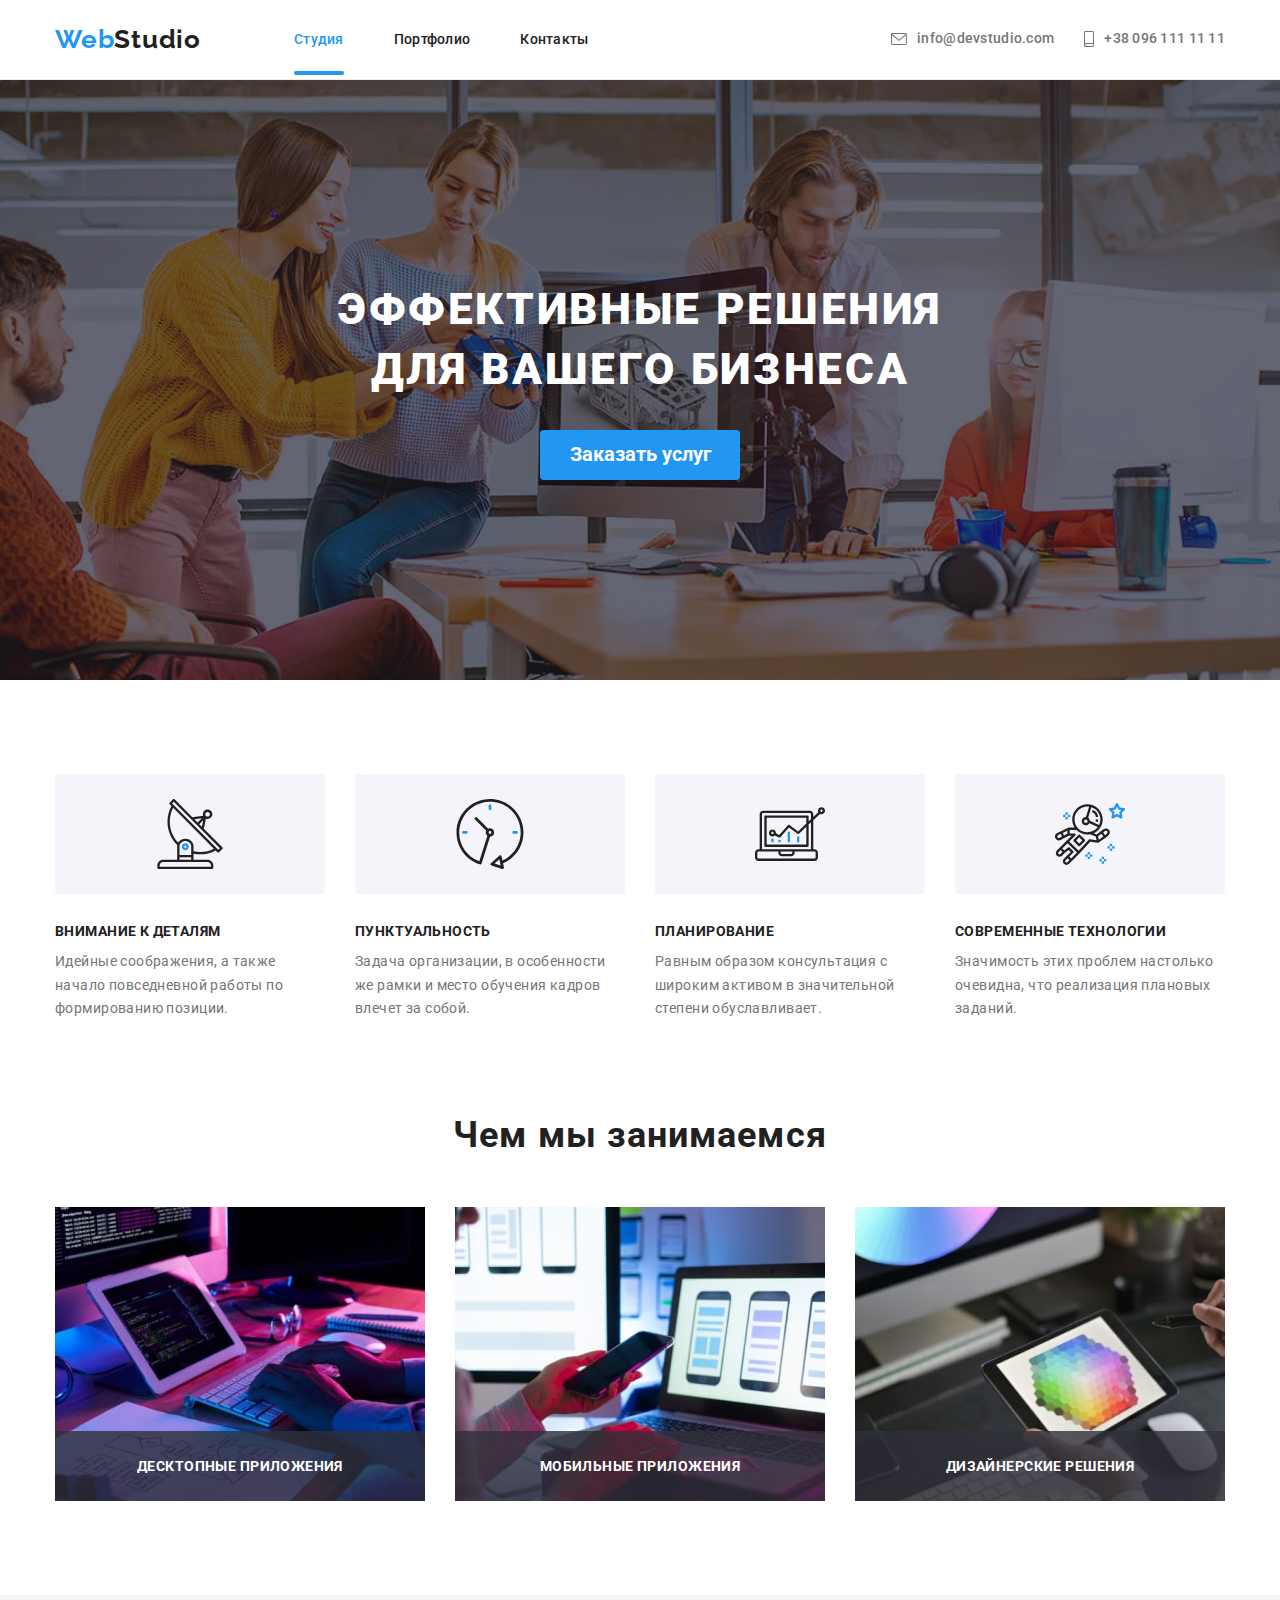
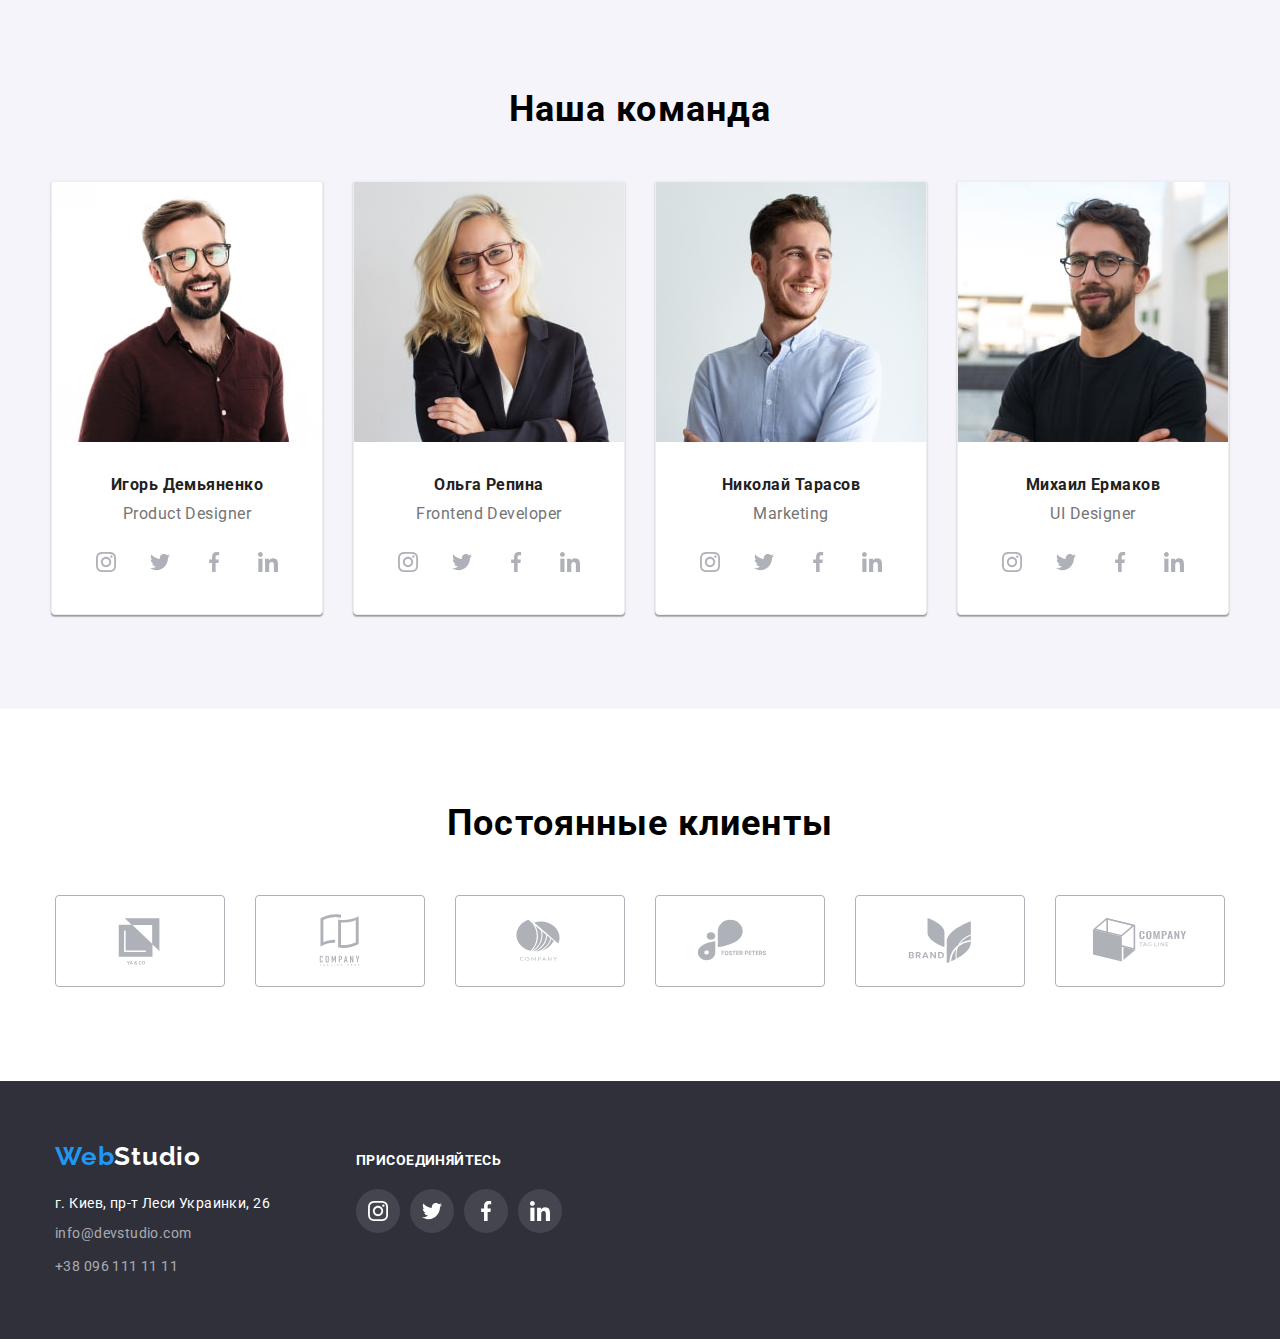
<file: index.html>
<!DOCTYPE html>
<html lang="en">
<head>
    <meta charset="UTF-8">
    <meta http-equiv="X-UA-Compatible" content="IE=edge">
    <meta name="viewport" content="width=device-width, initial-scale=1.0">
    <title>Document</title>
    <link rel="stylesheet" href="https://cdnjs.cloudflare.com/ajax/libs/modern-normalize/1.1.0/modern-normalize.min.css"
       crossorigin="anonymous"
      referrerpolicy="no-referrer"
      >
    <link rel="stylesheet" href="./css/style.css" />
    <link rel="stylesheet" href="./css/modal.css" />
    <link rel="preconnect" href="https://fonts.googleapis.com">
    <link rel="preconnect" href="https://fonts.gstatic.com" crossorigin>
    <link href="https://fonts.googleapis.com/css2?family=Raleway:wght@400;500;700;900&family=Roboto:wght@400;500;700;900&display=swap" rel="stylesheet">
    
</head>
<body>
<header class="heading ">
    <div class="container">
    <div class="all_in">
    <a class="webstydia" href="index.html">Web<span class="shit">Studio</span></a>
    <nav class="navigation">
        <ul class="menu">
            <li class="menu_list"><a class="studia bly cut" href="index.html">Студия</a></li>
            <li class="menu_list"><a class="portfolio " href="portfolio.html">Портфолио</a></li>
            <li class="menu_list"><a  class="contacs" href="">Контакты</a></li>
        </ul>
    </nav>
    <ul class="call">
    <li class="call_top"> <a class="mail" href="malito:info@devstudio.com"><svg class="top_icons" wight="16" height="12"><use href="image/svg/icons.svg#icon-envelope"></use></svg>info@devstudio.com</a></li>
    <li class="call_top"> <a class="telefon" href="tel:+380961111111"><svg class="top_icons_2" wight="10" height="16"><use href="image/svg/icons.svg#icon-smartphone"></use></svg>+38 096 111 11 11</a></li>
    </ul>
    </div>
</div>
</header>
<main >
    <section class="main__hi">
    <h1 class="hi__title">
        Эффективные решения для вашего бизнеса
    </h1>
    <button  type="button" class="hi__button" data-modal-open>Заказать услуг</button>
        </div>
    </section>
    <section class="main__content " >
        <div class="container">
            <ul  class="content__adv"> 
                <li class="content__adv_item-title">
                    <div class="icon_size">
                    <svg class="content__adv_icon" widht="70" height="70">
                        <use href="image/svg/icons.svg#icon-antenna-1"></use>
                    </svg>
                    </div>
                    <h3 class="content__adv_item-title-text">Внимание к деталям</h3>
                    <p class="content__adv_item-text">Идейные соображения, а также начало повседневной работы по формированию позиции.</p>
                    
                </li>
                <li class="content__adv_item-title">
                    <div class="icon_size">
                    <svg class="content__adv_icon" width="70" height="70">
                        <use href="image/svg/icons.svg#icon-clock-1"></use>
                    </svg>
                    </div>
                    <h3 class="content__adv_item-title-text">Пунктуальность</h3>
                    <p class="content__adv_item-text">Задача организации, в особенности же рамки и место обучения кадров влечет за собой.</p>
                </li>
                <li class="content__adv_item-title">
                    <div class="icon_size">
                    <svg class="content__adv_icon" width="70" height="70">
                        <use href="image/svg/icons.svg#icon-diagram-1"></use>
                    </svg>
                    </div>
                    <h3 class="content__adv_item-title-text">Планирование</h3>
                    <p class="content__adv_item-text">Равным образом консультация с широким активом в значительной степени обуславливает.</p>
                </li>   
                <li class="content__adv_item-title">
                    <div class="icon_size">
                    <svg class="content__adv_icon" width="70" height="70">
                        <use href="image/svg/icons.svg#icon-astronaut-1"></use>
                    </svg>
                    </div>
                    <h3 class="content__adv_item-title-text">Современные технологии</h3>
                    <p class="content__adv_item-text">Значимость этих проблем настолько очевидна, что реализация плановых заданий.</p>
                </li>
                
            </ul>
        </div>
    </section>       
    <section class="content__what section">
        <div class="container">
        <h2 class="content__what_title">
            Чем мы занимаемся
        </h2>
            <ul class="content__what_imgs">
                <li class="interactiv"> 
                    <div class="position_of_text">
                                <img class="content__what_imgs-image" 
                                src="./image/note.jpg" 
                                alt="мужчина с планшетом"
                                height: 294px;
                                width: 370px;
                            >
                            <div class="content_top">
                                <h3 class="content_text_top">ДЕСКТОПНЫЕ ПРИЛОЖЕНИЯ</h3>
                            </div>
                    </div>
                </li>

                <li class="interactiv">
                    <div class="position_of_text">
                        <img class="content__what_imgs-image" 
                            src="./image/note_2.jpg" 
                            alt="мужчина с пультом "
                            height: 294px;
                            width: 370px;
                        >
                        <div class="content_top">
                             <h3 class="content_text_top">МОБИЛЬНЫЕ ПРИЛОЖЕНИЯ</h3>
                        </div>
                    </div>
                </li>

                <li class="interactiv">
                    <div class="position_of_text">  
                        <img class="content__what_imgs-image" 
                            src="./image/note_3.jpg" 
                            alt="мужчина с цветами"
                            height: 294px;
                            width: 370px;
                        >
                        <div class="content_top">
                            <h3 class="content_text_top">ДИЗАЙНЕРСКИЕ РЕШЕНИЯ</h3>
                        </div>
                    </div>
                </li>

            </ul>
        </div>
    </section>
    <section class="workspake section">
        <div class="container ">
        <h2 class="team">Наша команда</h2>
        <ul class="items-2">
            <li class="item">
                <img 
                    src="./image/igor.jpg" 
                    alt="Igor Demcheko"
                    height: 260px;
                    width: 270px;
                    >
                <div class="peoples_icon">
                <h3 class="peoples">Игорь Демьяненко</h3>
                <p class="peoples-2">Product Designer</p>
                <ul class="team-social-list list">
                    <li class="team-social-item">
                        <a href="" class="team-social-link">
                            <svg class="team-social-icon" width="20" height="20">
                                <use href="image/svg/icons.svg#icon-instagram-2"></use>
                            </svg>
                        </a>
                    </li>
                    <li class="team-social-item">
                        <a href="" class="team-social-link">
                            <svg class="team-social-icon" width="20" height="20">
                                <use href="image/svg/icons.svg#icon-twitter-1"></use>
                            </svg>
                        </a>
                    </li>
                    <li class="team-social-item">
                        <a href="" class="team-social-link">
                            <svg class="team-social-icon" width="20" height="20">
                                <use href="image/svg/icons.svg#icon-facebook-1"></use>
                            </svg>
                        </a>
                    </li>
                    <li class="team-social-item">
                        <a href="" class="team-social-link">
                            <svg class="team-social-icon" width="20" height="20">
                                <use href="image/svg/icons.svg#icon-linkedin-1"></use>
                            </svg>
                        </a>
                    </li>
                </ul>
                </div>
                </img>
            </li>
            <li class="item">
                <img 
                    src="./image/olga.jpg" 
                    alt="Olga Repinna"
                    height: 260px;
                    width: 270px;>
                    <div class="peoples_icon">
                 <h3 class="peoples">Ольга Репина</h3>
                <p class="peoples-2">Frontend Developer</p>
                <ul class="team-social-list list">
                    <li class="team-social-item">
                        <a href="" class="team-social-link">
                            <svg class="team-social-icon" width="20" height="20">
                                <use href="image/svg/icons.svg#icon-instagram-2"></use>
                            </svg>
                        </a>
                    </li>
                    <li class="team-social-item">
                        <a href="" class="team-social-link">
                            <svg class="team-social-icon" width="20" height="20">
                                <use href="image/svg/icons.svg#icon-twitter-1"></use>
                            </svg>
                        </a>
                    </li>
                    <li class="team-social-item">
                        <a href="" class="team-social-link">
                            <svg class="team-social-icon" width="20" height="20">
                                <use href="image/svg/icons.svg#icon-facebook-1"></use>
                            </svg>
                        </a>
                    </li>
                    <li class="team-social-item">
                        <a href="" class="team-social-link">
                            <svg class="team-social-icon" width="20" height="20">
                                <use href="image/svg/icons.svg#icon-linkedin-1"></use>
                            </svg>
                        </a>
                    </li>
                </ul>
                
                </div>
                </img>
            </li>
            <li class="item">
                <img 
                    src="./image/nikolya.jpg" 
                    alt="Nikolay Taracov"
                    height: 260px;
                    width: 270px;>
                    <div class="peoples_icon">
                 <h3 class="peoples">Николай Тарасов</h3>
                <p class="peoples-2">Marketing</p>
                <ul class="team-social-list list">
                    <li class="team-social-item">
                        <a href="" class="team-social-link">
                            <svg class="team-social-icon" width="20" height="20">
                                <use href="image/svg/icons.svg#icon-instagram-2"></use>
                            </svg>
                        </a>
                    </li>
                    <li class="team-social-item">
                        <a href="" class="team-social-link">
                            <svg class="team-social-icon" width="20" height="20">
                                <use href="image/svg/icons.svg#icon-twitter-1"></use>
                            </svg>
                        </a>
                    </li>
                    <li class="team-social-item">
                        <a href="" class="team-social-link">
                            <svg class="team-social-icon" width="20" height="20">
                                <use href="image/svg/icons.svg#icon-facebook-1"></use>
                            </svg>
                        </a>
                    </li>
                    <li class="team-social-item">
                        <a href="" class="team-social-link">
                            <svg class="team-social-icon" width="20" height="20">
                                <use href="image/svg/icons.svg#icon-linkedin-1"></use>
                            </svg>
                        </a>
                    </li>
                </ul>
                </div>
                </img>
            </li>
            <li  class="item">
                <img 
                    src="./image/mixail.jpg" 
                    alt="Mixail Ermacov"
                    height: 260px;
                    width: 270px;>
                    <div class="peoples_icon">
                <h3 class="peoples">Михаил Ермаков</h3>
                <p class="peoples-2">UI Designer</p>
                <ul class="team-social-list list">
                    <li class="team-social-item">
                        <a href="" class="team-social-link">
                            <svg class="team-social-icon" width="20" height="20">
                                <use href="image/svg/icons.svg#icon-instagram-2"></use>
                            </svg>
                        </a>
                    </li>
                    <li class="team-social-item">
                        <a href="" class="team-social-link">
                            <svg class="team-social-icon" width="20" height="20">
                                <use href="image/svg/icons.svg#icon-twitter-1"></use>
                            </svg>
                        </a>
                    </li>
                    <li class="team-social-item">
                        <a href="" class="team-social-link">
                            <svg class="team-social-icon" width="20" height="20">
                                <use href="image/svg/icons.svg#icon-facebook-1"></use>
                            </svg>
                        </a>
                    </li>
                    <li class="team-social-item">
                        <a href="" class="team-social-link">
                            <svg class="team-social-icon" width="20" height="20">
                                <use href="image/svg/icons.svg#icon-linkedin-1"></use>
                            </svg>
                        </a>
                    </li>
                </ul>
                    </div>
                </img>
            </li>
        </ul>
        </div>
    </section>
    <section class="section">
        <div class="container">
        <h2 class="team">Постоянные клиенты</h2>
            <ul class="clients">
                <li class="client">
                    <a href="" class="client-link">
                        
                        <svg class="client-icon" width="106" height="60">
                            <use href="image/svg/icons.svg#icon-Logo"></use>
                        </svg>
                        
                    </a>
                </li>
                <li class="client">
                    <a href="" class="client-link">
                        
                        <svg class="client-icon" width="106" height="60">
                            <use href="image/svg/icons.svg#icon-Logo-2"></use>
                        </svg>
                        
                    </a>
                </li>
                <li class="client">
                    <a href="" class="client-link">
                        
                        <svg class="client-icon" width="106" height="60">
                            <use href="image/svg/icons.svg#icon-Logo-3"></use>
                        </svg>
                        
                    </a>
                </li>
                <li class="client">
                    <a href="" class="client-link">
                        
                        <svg class="client-icon" width="106" height="60">
                            <use href="image/svg/icons.svg#icon-Logo-4"></use>
                        </svg>
                        
                    </a>
                </li>
                <li class="client">
                    <a href="" class="client-link">
                        
                        <svg class="client-icon" width="106" height="60">
                            <use href="image/svg/icons.svg#icon-Logo-5"></use>
                        </svg>
                        
                    </a>
                </li>
                <li class="client">
                    <a href="" class="client-link">
                        
                        <svg class="client-icon" width="106" height="60">
                            <use href="image/svg/icons.svg#icon-Logo-6"></use>
                        </svg>
                        
                    </a>
                </li>
            </ul>
        </div>
    </section>
</main>
<footer class="end ">
    <div class="container">  
     <div class="fut_end"> 
            <div class="fut_end_1">
                <a class="webstydia_2" href="index.html">Web<span class="shit-2">Studio</span></a>   
                <address class="adress">
                    <p >г. Киев, пр-т Леси Украинки, 26</p>
                </address>    
                <ul class="call-2">
                    <li class="nav_bottom"> <a class="mail_2" href="malito:info@devstudio.com">info@devstudio.com</a></li>
                    <li ><a class="telefon_2" href="tel:+380961111111">+38 096 111 11 11</a></li>
                </ul>
            </div>
                <div class="fut_end_2">
                                <h3 class="come_text ">ПРИСОЕДИНЯЙТЕСЬ</h3>
                                
                                <ul class="come_link">
                                    <li class="come_item">
                                        <a href="" class="come_link_list">
                                            <svg class="come_icons" width="20" height="20">
                                                <use href="image/svg/icons.svg#icon-instagram-2"></use>
                                            </svg>
                                        
                                        </a>
                                    </li>
                                    <li class="come_item">
                                        <a href="" class="come_link_list">
                                            <svg class="come_icons" width="20" height="20">
                                                <use href="image/svg/icons.svg#icon-twitter-1"></use>
                                            </svg>
                                        </a>
                                    </li>
                                    <li class="come_item">
                                        <a href="" class="come_link_list">
                                            <svg class="come_icons" width="20" height="20">
                                                <use href="image/svg/icons.svg#icon-facebook-1"></use>
                                            </svg>
                                        </a>
                                    </li>
                                    <li class="come_item">
                                        <a href="" class="come_link_list">
                                            <svg class="come_icons" width="20" height="20">
                                                <use href="image/svg/icons.svg#icon-linkedin-1"></use>
                                            </svg>
                                        </a>
                                    </li>
                                </ul>
              
                 </div>    
     </div>          
    </div>
</footer>
        <div class="backdrop  is-hidden"  data-modal>
            <div class="modal">
               
                <button data-modal-close class="model_buttom"><svg class="modal_x" width="11" height="11">
                    <use href="./image/svg/icon.svg#modal_x"></use>
                </svg></button>
            </div>
        </div>

<script src="./js/modal.js"></script>
</body>
</html>
</file>
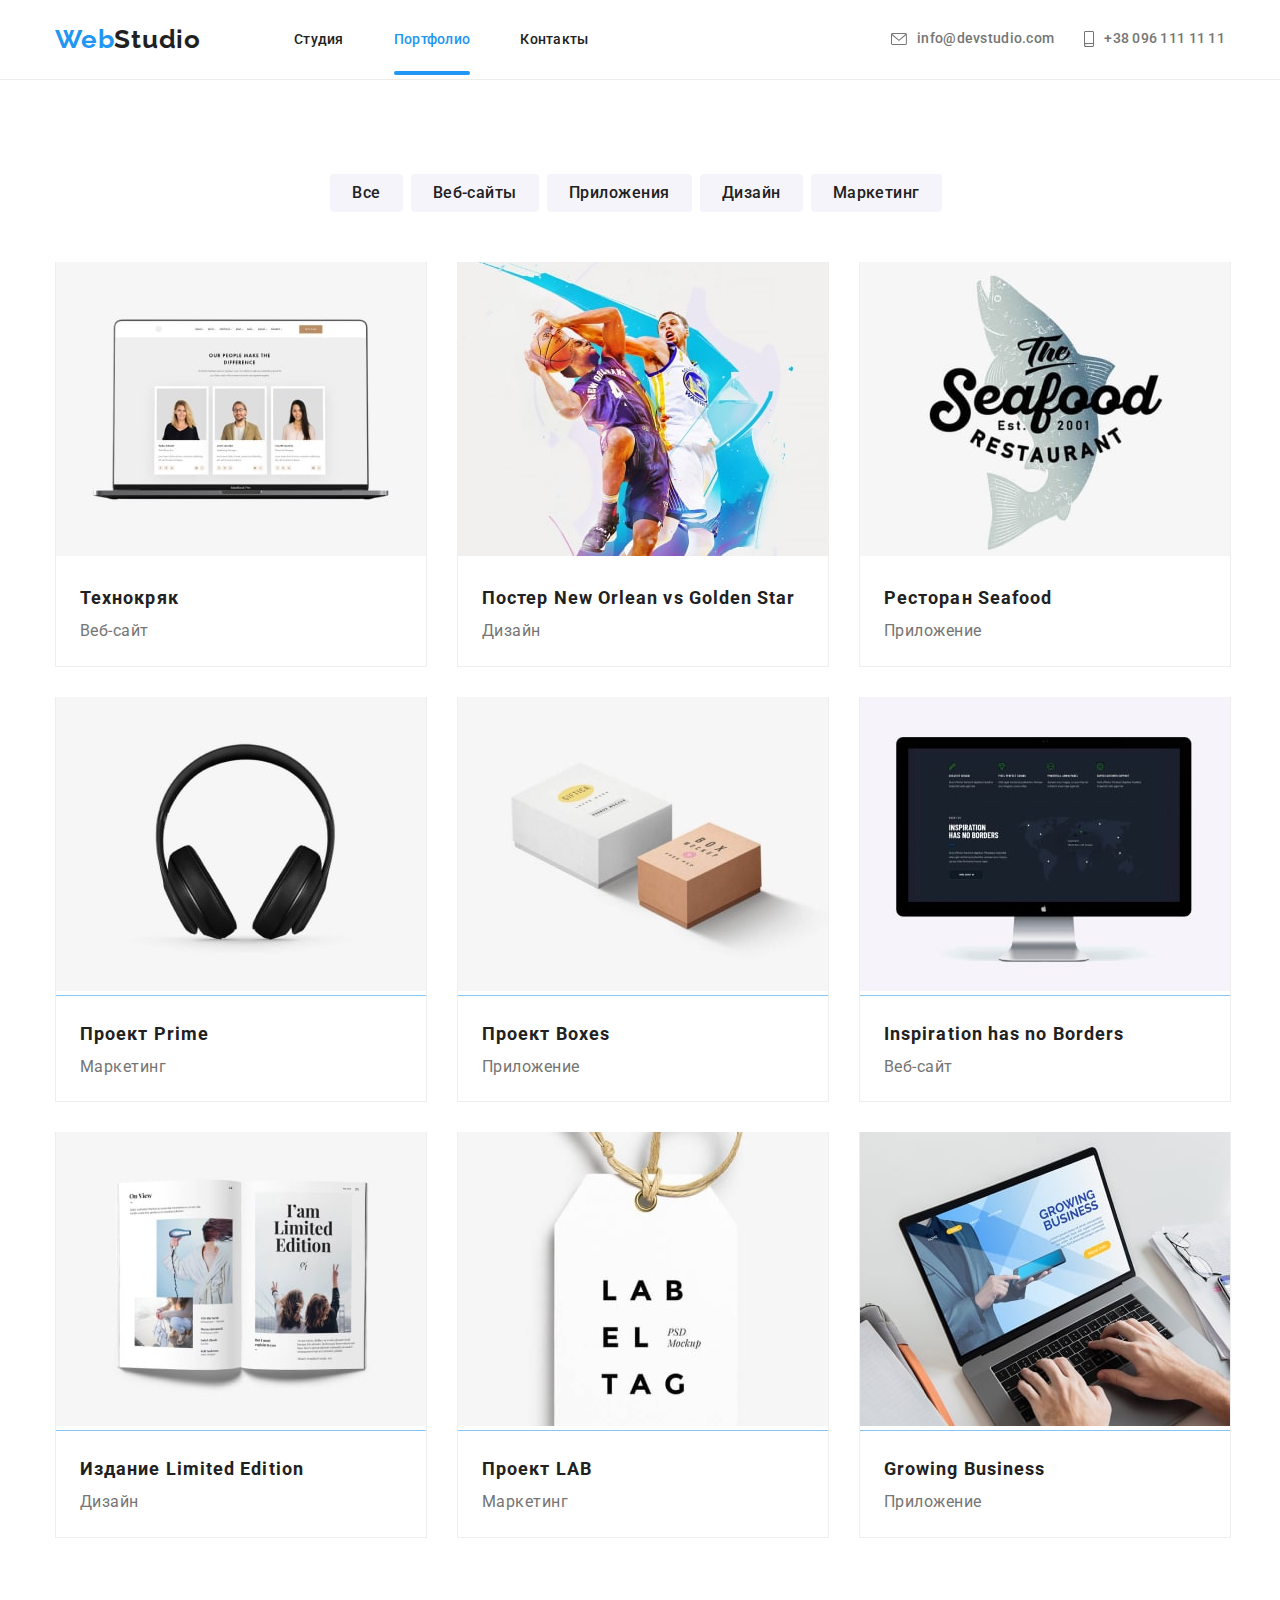
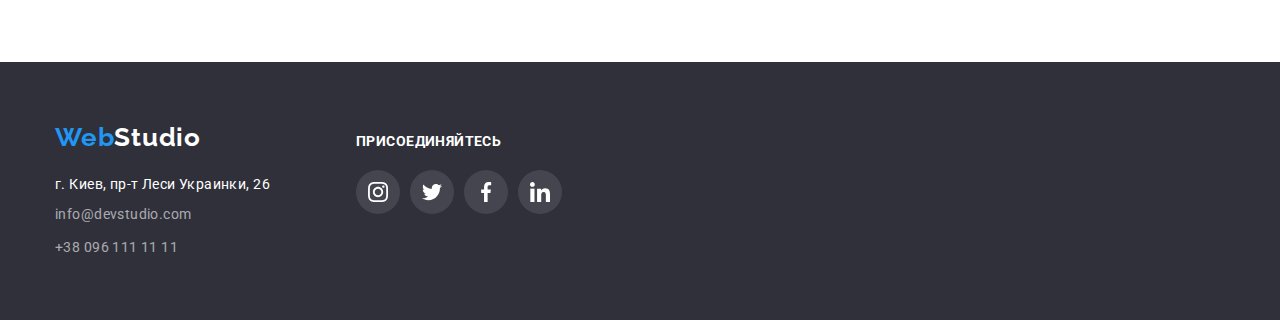
<file: portfolio.html>
<!DOCTYPE html>
<html lang="en">
<head>
    <meta charset="UTF-8">
    <meta http-equiv="X-UA-Compatible" content="IE=edge">
    <meta name="viewport" content="width=device-width, initial-scale=1.0">
    <title>Document</title>
    <link rel="stylesheet" href="https://cdnjs.cloudflare.com/ajax/libs/modern-normalize/1.1.0/modern-normalize.min.css"
        crossorigin="anonymous" 
        referrerpolicy="no-referrer"
    >
    <link rel="stylesheet" href="./css/style.css" />
    <link rel="preconnect" href="https://fonts.googleapis.com">
    <link rel="preconnect" href="https://fonts.gstatic.com" crossorigin>
    <link href="https://fonts.googleapis.com/css2?family=Raleway:wght@400;500;700;900&family=Roboto:wght@400;500;700&display=swap" rel="stylesheet">
    
</head>
<body>
<header class="heading ">
    <div class="container">
        <div class="all_in">
            <a class="webstydia" href="index.html">Web<span class="shit">Studio</span></a>
            <nav>
                <ul class="menu">
                    <li class="menu_list"><a class="studia " href="index.html">Студия</a></li>
                    <li class="menu_list"><a class="portfolio bly cut" href="portfolio.html">Портфолио</a></li>
                    <li class="menu_list"><a class="contacs" href="">Контакты</a></li>
                </ul>
            </nav>
            <ul class="call">
                <li class="call_top"> <a class="mail" href="malito:info@devstudio.com"><svg class="top_icons" wight="16"
                            height="12">
                            <use href="image/svg/icons.svg#icon-envelope"></use>
                        </svg>info@devstudio.com</a></li>
                <li class="call_top"> <a class="telefon" href="tel:+380961111111"><svg class="top_icons_2" wight="10" height="16">
                            <use href="image/svg/icons.svg#icon-smartphone"></use>
                        </svg>+38 096 111 11 11</a></li>
            </ul>
        </div>
    </div>
</header>
    <main>
        <section class="main_pade section">
            <div class="container">
                <ul class="buttons">
                    <li class="port-butts"><button class="button" type="button">Все</button></li>
                    <li class="port-butts"><button class="button" type="button">Веб-сайты</button></li>
                    <li class="port-butts"><button class="button" type="button">Приложения</button></li>
                    <li class="port-butts"><button class="button" type="button">Дизайн</button></li>
                    <li class="port-butts"><button class="button" type="button">Маркетинг</button></li>
                </ul>
            </div>   
            <div class="container">
                <ul class="items">
                    <li class="item_3">
                        <div class="active_text">
                                <img class="bot" src="./image_portfolio/top_1.jpg" alt="постер"/>
                                <p class="back_text">
                                    Технокряк это современная площадка распространения коронавируса. Компании используют эту платформу для цифрового шпионажа и атак на защищённые сервера конкурентов.</p>
                        </div>
                                    <div class="pictures">
                                    <h3 class="bot-title">Технокряк</h3>
                                    <p class="bot-pre-title">Веб-сайт</p>
                                </div>
                    </li>
                    <li class="item_3">
                        <div class="active_text">
                            <img class="bot" src="./image_portfolio/top_2.jpg" alt="постер">
                             <p class="back_text">
                                 Технокряк это современная площадка распространения коронавируса. Компании используют эту платформу для цифрового шпионажа и атак на защищённые сервера конкурентов.</p>
                         </div>
                                <div class="pictures">
                                    <h3 class="bot-title">Постер New Orlean vs Golden Star</h3>
                                    <p class="bot-pre-title">Дизайн</p>
                                </div>
                    </li>
                    <li class="item_3">
                        <div class="active_text">
                            <img class="bot" src="./image_portfolio/top_3.jpg" alt="ресторан">
                            <p class="back_text">Технокряк это современная площадка распространения коронавируса. Компании используют эту платформу для цифрового шпионажа и атак на защищённые сервера конкурентов.</p>
                        </div>
                            <div class="pictures">
                            <h3 class="bot-title"> Ресторан Seafood</h3>
                            <p class="bot-pre-title">Приложение</p>
                            </div>
                    </li>
                    <li class="item_3">
                     <div class="active_text">
                        <img class="bot" src="./image_portfolio/midle_1.jpg" alt="наушники">
                            <p class="back_text">Технокряк это современная площадка распространения коронавируса. Компании используют эту
                                платформу для цифрового
                                шпионажа и атак на защищённые сервера конкурентов.</p>
                        </div>
                        <div class="pictures">
                            <h3 class="bot-title"> Проект Prime</h3>
                            <p class="bot-pre-title">Маркетинг</p>
                        </div>
                    </li>  
                    <li class="item_3">
                        <div class="active_text">
                        <img class="bot" src="./image_portfolio/midle_2.jpg" alt="коробочки">
                              <p class="back_text">Технокряк это современная площадка распространения коронавируса. Компании используют эту
                                платформу для цифрового
                                шпионажа и атак на защищённые сервера конкурентов.</p>
                        </div>
                        <div class="pictures">
                            <h3 class="bot-title"> Проект Boxes </h3>
                            <p class="bot-pre-title">Приложение</p>
                        </div>
                    </li>
                    <li class="item_3">
                     <div class="active_text">
                        <img class="bot" src="./image_portfolio/midle_3.jpg" alt="mac">
                            <p class="back_text">Технокряк это современная площадка распространения коронавируса. Компании используют эту
                                платформу для цифрового
                                шпионажа и атак на защищённые сервера конкурентов.</p>
                        </div>
                        <div class="pictures">
                            <h3 class="bot-title">Inspiration has no Borders</h3>
                            <p class="bot-pre-title">Веб-сайт</p>
                        </div>
                    </li>
                    <li class="item_3">
                     <div class="active_text">
                        <img class="bot" src="./image_portfolio/down_1.jpg" alt="издание">
                            <p class="back_text">Технокряк это современная площадка распространения коронавируса. Компании используют эту
                                платформу для цифрового
                                шпионажа и атак на защищённые сервера конкурентов.</p>
                        </div>
                        <div class="pictures">
                            <h3 class="bot-title">Издание Limited Edition </h3>
                            <p class="bot-pre-title">Дизайн</p>
                        </div>
                    </li>
                    <li class="item_3">
                     <div class="active_text">
                        <img class="bot" src="./image_portfolio/down_2.jpg" alt="проект">
                            <p class="back_text">Технокряк это современная площадка распространения коронавируса. Компании используют эту
                                платформу для цифрового
                                шпионажа и атак на защищённые сервера конкурентов.</p>
                        </div>
                        <div class="pictures">
                            <h3 class="bot-title">Проект LAB</h3>
                            <p class="bot-pre-title">Маркетинг</p>
                        </div>
                    </li>
                    <li class="item_3">
                        <div class="active_text">
                        <img class="bot" src="./image_portfolio/down_3.jpg" alt="notebook_2">
                              <p class="back_text">Технокряк это современная площадка распространения коронавируса. Компании используют эту
                                платформу для цифрового
                                шпионажа и атак на защищённые сервера конкурентов.</p>
                        </div>
                        <div class="pictures">
                            <h3 class="bot-title">Growing Business </h3>
                            <p class="bot-pre-title">Приложение</p>
                        </div>
                    </li>
                </ul>
            </div>
        </section>
    </main>
<footer class="end ">
    <div class="container">
        <div class="fut_end">
            <div class="fut_end_1">
                <a class="webstydia_2" href="index.html">Web<span class="shit-2">Studio</span></a>
                <address class="adress">
                    <p>г. Киев, пр-т Леси Украинки, 26</p>
                </address>
                <ul class="call-2">
                    <li class="nav_bottom"> <a class="mail_2" href="malito:info@devstudio.com">info@devstudio.com</a>
                    </li>
                    <li><a class="telefon_2" href="tel:+380961111111">+38 096 111 11 11</a></li>
                </ul>
            </div>
            <div class="fut_end_2">
                <h3 class="come_text ">ПРИСОЕДИНЯЙТЕСЬ</h3>

                <ul class="come_link">
                    <li class="come_item">
                        <a href="" class="come_link_list">
                            <svg class="come_icons" wight="20" height="20">
                                <use href="image/svg/icons.svg#icon-instagram-2"></use>
                            </svg>

                        </a>
                    </li>
                    <li class="come_item">
                        <a href="" class="come_link_list">
                            <svg class="come_icons" wight="20" height="20">
                                <use href="image/svg/icons.svg#icon-twitter-1"></use>
                            </svg>
                        </a>
                    </li>
                    <li class="come_item">
                        <a href="" class="come_link_list">
                            <svg class="come_icons" wight="20" height="20">
                                <use href="image/svg/icons.svg#icon-facebook-1"></use>
                            </svg>
                        </a>
                    </li>
                    <li class="come_item">
                        <a href="" class="come_link_list">
                            <svg class="come_icons" wight="20" height="20">
                                <use href="image/svg/icons.svg#icon-linkedin-1"></use>
                            </svg>
                        </a>
                    </li>
                </ul>

            </div>
        </div>
    </div>
</footer>
</body>
</html>
</file>
<file: css/style.css>
body {
  font-family: "Roboto", sans-serif;
}
.container {
  width: 1200px;
  padding-left: 15px;
  padding-right: 15px;
  margin-left: auto;
  margin-right: auto;
}
ul {
  padding: 0;
  margin: 0;
  list-style: none;
}
.ul,
li {
  list-style: none;
  padding: 0;
  margin: 0;
}
.section {
  padding-top: 94px;
  padding-bottom: 94px;
}
h1,
h2,
h3,
p {
  margin: 0;
}

/* хедер для всех */
.heading {
  border-bottom: 1px solid #ececec;
  padding-top: 24px;
  padding-bottom: 24px;
}
.all_in {
  display: flex;
  align-items: center;
  transition: color;
}
.menu {
  display: flex;
  list-style: none;
}

.menu_list {
  margin-right: 50px;
}
.menu_list:last-child {
  margin-right: 0;
}

.webstydia {
  text-decoration: none;
  cursor: pointer;
  font-family: Raleway;
  font-weight: 700;
  font-size: 26px;
  line-height: 1.19;
  letter-spacing: 0.03em;
  color: #2196f3;
  margin-right: 93px;
  transition-property: color;
  transition-duration: 250ms;
  transition-timing-function: cubic-bezier(0.4, 0, 0.2, 1);
}
.webstydia:focus .shit {
  color: #2196f3;
}
.shit {
  color: #212121;
}

a:focus {
  color: #2196f3;
}

.studia {
  text-decoration: none;
  font-size: 14px;
  font-weight: 500;
  line-height: 1.14;
  letter-spacing: 0.02em;
  text-align: left;
  color: #212121;
  cursor: pointer;
  transition-property: color;
  transition-duration: 250ms;
  transition-timing-function: cubic-bezier(0.4, 0, 0.2, 1);
  position: relative;
}
.studia:hover {
  color: #2196f3;
}
.cut::after {
  content: "";
  display: block;
  width: 100%;
  height: 4px;
  position: absolute;
  left: 0;
  bottom: -28px;
  background: #2196f3;
  border-radius: 2px;
}

.portfolio {
  text-decoration: none;
  font-size: 14px;
  font-weight: 500;
  line-height: 1.14;
  letter-spacing: 0.02em;
  text-align: left;
  color: #212121;
  cursor: pointer;
  transition-property: color;
  transition-duration: 250ms;
  transition-timing-function: cubic-bezier(0.4, 0, 0.2, 1);
  position: relative;
}
.portfolio:hover {
  color: #2196f3;
}
.portfolio:focus {
  color: #2196f3;
}

.contacs {
  text-decoration: none;
  font-size: 14px;
  font-weight: 500;
  line-height: 1.14;
  letter-spacing: 0.02em;
  text-align: left;
  color: #212121;
  cursor: pointer;
  transition-property: color;
  transition-duration: 250ms;
  transition-timing-function: cubic-bezier(0.4, 0, 0.2, 1);
}
.contacs:hover {
  color: #2196f3;
}
.contacs:focus {
  color: #2196f3;
}
.bly {
  color: #2196f3;
}

.mail {
  font-size: 14px;
  font-weight: 500;
  line-height: 1.14;
  letter-spacing: 0.02em;
  color: #757575;
  text-decoration: none;
  display: flex;
  align-items: center;
  transition-property: fill;
  transition-duration: 250ms;
  transition-timing-function: cubic-bezier(0.4, 0, 0.2, 1);
}
.telefon {
  font-size: 14px;
  font-weight: 500;
  line-height: 1.14;
  letter-spacing: 0.02em;
  color: #757575;
  text-decoration: none;
  white-space: nowrap;
  display: flex;
  align-items: center;
  transition-property: fill;
  transition-duration: 250ms;
  transition-timing-function: cubic-bezier(0.4, 0, 0.2, 1);
}
.call {
  list-style: none;
  display: flex;
  margin-left: auto;
}
.call_top {
  margin-right: 30px;
}
.call_top:last-child {
  margin-right: 0;
}
.mail:focus .top_icons {
  fill: #2196f3;
}
.telefon:focus .top_icons_2 {
  fill: #2196f3;
}
.top_icons {
  width: 16px;
  height: 12px;
  align-items: center;
  margin-right: 10px;
  fill: #757575;
  transition-property: fill;
  transition-duration: 250ms;
  transition-timing-function: cubic-bezier(0.4, 0, 0.2, 1);
}
.mail:hover .top_icons {
  fill: #2196f3;
}
.top_icons_2 {
  width: 10px;
  height: 16px;
  align-items: center;
  margin-right: 10px;
  fill: #757575;
  transition-property: fill;
  transition-duration: 250ms;
  transition-timing-function: cubic-bezier(0.4, 0, 0.2, 1);
}
.telefon:hover .top_icons_2 {
  fill: #2196f3;
}
.mail:hover {
  color: #2196f3;
}
.telefon:hover {
  color: #2196f3;
}

/* конец общей верхней части */
/* главная */
/* С груповой фоткой+ модальное меню */
.main__hi {
  display: flex;
  justify-content: center;
  align-items: center;
  flex-direction: column;
  padding-top: 200px;
  padding-bottom: 200px;
  background: #212121;
  background-image: linear-gradient(
      rgba(47, 48, 58, 0.4),
      rgba(47, 48, 58, 0.4)
    ),
    url(../image/background.jpg);
  background-repeat: no-repeat;
  background-position: center;
  background-size: cover;
}
.hi__title {
  width: 696px;
  font-weight: 900;
  font-size: 44px;
  line-height: 136%;
  text-align: center;
  letter-spacing: 0.06em;
  text-transform: uppercase;
  color: #ffffff;
  margin-bottom: 30px;
}
.hi__button {
  width: 200px;
  font-family: Roboto;
  height: 50px;
  font-weight: 700;
  font-size: 20px;
  background: #2196f3;
  border: 0;
  color: #fff;
  cursor: pointer;
  border-radius: 4px;
  text-align: center;
  transition-property: color;
  transition-duration: 250ms;
  transition-timing-function: cubic-bezier(0.4, 0, 0.2, 1);
}
.h1_button:hover {
  background: #2196f3;
}
/* С Иконками svg */
.main__content {
  text-decoration: none;
  padding-top: 94px;
}
.content__adv_icon {
  width: 70px;
  height: 70px;
}
.icon_size {
  display: flex;
  justify-content: center;
  align-items: center;
  background: #f5f4fa;
  border-radius: 4px;
  margin-bottom: 30px;
  width: 270px;
  height: 120px;
}
.content__adv {
  display: flex;
}
.content__adv_item-title {
  margin-right: 30px;
}
.content__adv_item-title:last-child {
  margin-right: 0;
}

.content__adv_item-title-text {
  font-size: 14px;
  font-weight: 700;
  line-height: 1.14;
  letter-spacing: 0.03em;
  text-align: left;
  color: #212121;
  padding-bottom: 10px;
  text-transform: uppercase;
  white-space: nowrap;
}

.content__adv_item-text {
  font-size: 14px;
  font-weight: 400;
  line-height: 1.71;
  letter-spacing: 0.03em;
  text-align: left;
  color: #757575;
}

/*.interactiv:first-child {
  
}
*/
/* 3 фотографии */
.content__what_title {
  font-size: 36px;
  line-height: 1.16;
  text-align: center;
  letter-spacing: 0.03em;
  color: #212121;
  margin-bottom: 50px;
}
.interactiv {
  margin-right: 30px;
}
.interactiv:last-child {
  margin-right: 0;
}
.position_of_text {
  position: relative;
  width: 370px;
  height: 294px;
}
.content_top {
  position: absolute;
  bottom: 0%;
  left: 0%;
  transform: translate(-0%, -0%);
  background-color: rgba(47, 48, 58, 0.8);
  width: 370px;
  height: 70px;
}
.content_text_top {
  font-weight: 700;
  font-size: 14px;
  line-height: 16px;
  text-align: center;
  letter-spacing: 0.03em;
  text-transform: uppercase;
  display: flex;
  flex-direction: column;
  color: #ffffff;
  margin-top: 27px;
}

.content__what_imgs {
  list-style: none;
  display: flex;
}
/* SVG */
.workspake {
  background-color: #f5f4fa;
}
.items-2 {
  list-style: none;
  display: flex;
  justify-content: center;
}

.team {
  display: flex;
  justify-content: center;
  font-size: 36px;
  font-weight: 700;
  line-height: 1.16;
  letter-spacing: 0.03em;
  margin-bottom: 50px;
}
.item {
  margin-right: 30px;
  text-align: center;
  border: 1px solid #eeeeee;
  background: #ffffff;
  box-shadow: 0px 1px 3px rgba(0, 0, 0, 0.12), 0px 1px 1px rgba(0, 0, 0, 0.14),
    0px 2px 1px rgba(0, 0, 0, 0.2);
  border-radius: 0px 0px 4px 4px;
}
.item:last-child {
  margin-right: 0;
}
.peoples_icon {
  padding-bottom: 30px;
  padding-top: 30px;
}
.peoples {
  font-size: 16px;
  line-height: 1.18;
  letter-spacing: 0.03em;
  color: #212121;
  padding-bottom: 10px;
}
.peoples-2 {
  font-size: 16px;
  line-height: 1.18;
  letter-spacing: 0.03em;
  font-weight: 400;

  color: #757575;
}
.team-social-list {
  display: flex;
  justify-content: center;
  margin-top: 16px;
}
.team-social-icon {
  fill: #afb1b8;
  transition-property: fill;
  transition-duration: 250ms;
  transition-timing-function: cubic-bezier(0.4, 0, 0.2, 1);
}
.team-social-item + .team-social-item {
  margin-left: 10px;
}
.team-social-link {
  width: 44px;
  height: 44px;
  border-radius: 50%;
  background-color: white;
  display: flex;
  align-items: center;
  justify-content: center;
  transition-property: background-color;
  transition-duration: 250ms;
  transition-timing-function: cubic-bezier(0.4, 0, 0.2, 1);
}

.team-social-link:hover {
  background-color: #2196f3;
}
.team-social-link:focus .team-social-icon {
  fill: #ffffff;
}
.team-social-link:focus {
  background-color: #2196f3;
}
.team-social-link:hover .team-social-icon {
  fill: white;
}
/* Будет блок */
.clients {
  display: flex;
  justify-content: center;
}
.client {
  margin-right: 30px;
}
.client:last-child {
  margin-right: 0px;
}
.client-icon {
  width: 106px;
  fill: #afb1b8;
  height: 60px;
  transition-property: background-color;
  transition-duration: 250ms;
  transition-timing-function: cubic-bezier(0.4, 0, 0.2, 1);
}
.client-link {
  width: 170px;
  height: 92px;
  display: flex;
  justify-content: center;
  align-items: center;
  border: 1px solid #afb1b8;
  box-sizing: border-box;
  border-radius: 4px;
  fill: #afb1b8;
  transition-property: fill;
  transition-duration: 250ms;
  transition-timing-function: cubic-bezier(0.4, 0, 0.2, 1);
}
.client-link:hover {
  border: 1px solid #2196f3;
  box-sizing: border-box;
  border-radius: 4px;
}
.client-icon:hover {
  fill: #2196f3;
}
.client-link:focus .client-icon {
  fill: #2196f3;
}
.client-link:focus {
  border: 1px solid #2196f3;
  box-sizing: border-box;
  border-radius: 4px;
}
.client-link:hover .client-icon {
  fill: #2196f3;
}
/* Главная конец */

.main_pade {
  display: flex;
  flex-direction: column;
}
.port-butts {
  margin-right: 8px;
}
.buttons {
  display: flex;
  justify-content: center;
  margin-bottom: 50px;
}
.button {
  border: none;
  font-family: inherit;
  color: inherit;
  background-color: transparent;
  cursor: pointer;
  border-radius: 4px;
  padding: 6px 22px;
  text-decoration: none;
  font-weight: 500;
  font-size: 16px;
  line-height: 1.62;
  letter-spacing: 0.03em;
  color: #212121;
  background: #f5f4fa;
  white-space: nowrap;
  transition-property: background-color, color;
  transition-duration: 250ms;
  transition-timing-function: cubic-bezier(0.4, 0, 0.2, 1);
}
.button:hover {
  color: #ffffff;
  background-color: #2196f3;
}
.button:focus {
  color: #ffffff;
  background-color: #2196f3;
}

/* Карттинки */
.portfolio-link {
  text-decoration: none;
}

.items {
  list-style: none;
  display: flex;
  width: 1200px;
  flex-wrap: wrap;
  text-align: left;
}

.item_3 {
  position: relative;
  background: #ffffff;
  border-bottom: 1px solid #eeeeee;
  border-right: 1px solid #eeeeee;
  border-left: 1px solid #eeeeee;
  box-sizing: border-box;
  margin-bottom: 30px;
  margin-right: 30px;
}
.item_3:hover {
  box-shadow: 0px 1px 1px rgba(0, 0, 0, 0.12), 0px 4px 4px rgba(0, 0, 0, 0.06),
    1px 4px 6px rgba(0, 0, 0, 0.16);
}
.item_3:hover .back_text {
  transform: translateY(0);
}
.item_3:nth-child(3n) {
  margin-right: 0;
  top: 0;
  left: 0;
}
.active_text {
  position: relative;
  overflow: hidden;
}
.back_text {
  position: absolute;
  top: 0%;
  left: 0%;
  font-weight: 400;
  font-size: 18px;
  font-weight: 400;
  line-height: 1.55;
  letter-spacing: 0.03em;
  color: #ffffff;
  background-color: rgba(33, 150, 243, 0.9);
  padding-left: 24px;
  padding-top: 63px;
  padding-right: 24px;
  padding-bottom: 63px;
  height: 100%;
  transform: translateY(100%);
  transition: transform 250ms linear;
  transition-timing-function: cubic-bezier(0.4, 0, 0.2, 1);
}
.pictures {
  padding-left: 24px;
  padding-right: 24px;
  padding-top: 20px;
  padding-bottom: 20px;
}

.bot-title {
  font-size: 18px;
  font-weight: 700;
  line-height: 2;
  letter-spacing: 0.06em;
  text-align: left;
  color: #212121;
}
.bot-pre-title {
  font-size: 16px;
  font-weight: 400;
  line-height: 1.87;
  letter-spacing: 0.03em;
  text-align: left;
  color: #757575;
}
/*
.bot {
  width: 370px;
  height: 294px;
  left: 215px;
  top: 262px;
}*/

/* Футер для всех */
.end {
  background-color: #2f303a;
  padding-top: 60px;
  padding-bottom: 60px;
}

.webstydia_2 {
  text-decoration: none;
  cursor: pointer;
  font-family: Raleway;
  font-weight: bold;
  font-size: 26px;
  line-height: 1.19;
  letter-spacing: 0.03em;
  color: #2196f3;
  margin-bottom: 20px;

  display: block;
  transition-delay: 250ms;
  transition-timing-function: cubic-bezier(0.4, 0, 0.2, 1);
}
.webstydia_2:focus .shit-2 {
  color: #2196f3;
}
.adress {
  width: 231px;
  height: 21px;
  font-style: normal;
  font-size: 14px;
  line-height: 1.71;
  letter-spacing: 0.03em;
  color: #ffffff;

  margin-right: 0;
}

.shit-2 {
  color: #ffffff;
}

.mail_2 {
  font-size: 14px;
  line-height: 1.71;
  letter-spacing: 0.03em;
  color: rgba(255, 255, 255, 0.6);
  text-decoration: none;
  transition-delay: 250ms;
  transition-timing-function: cubic-bezier(0.4, 0, 0.2, 1);
}
.mail_2:hover {
  color: #2196f3;
}
.telefon_2 {
  width: 231px;
  height: 21px;
  font-size: 14px;
  line-height: 1.71;
  letter-spacing: 0.03em;
  text-decoration: none;
  color: rgba(255, 255, 255, 0.6);
  transition-delay: 250ms;
  transition-timing-function: cubic-bezier(0.4, 0, 0.2, 1);
}
.telefon_2:hover {
  color: #2196f3;
}
.nav_bottom {
  padding-top: 9px;
  padding-bottom: 9px;
}
.call-2 {
  list-style: none;
  padding-left: 0;
}
.fut_end_1 {
  display: flex;
  flex-direction: column;
}
.fut_end {
  display: flex;
}
.fut_end_2 {
  padding-left: 70px;
  padding-top: 12px;
}
.come_link {
  display: flex;
}

.come_item + .come_item {
  margin-left: 10px;
}
.come_text {
  width: 145px;
  height: 16px;
  font-size: 14px;
  line-height: 1.14;
  letter-spacing: 0.03em;
  text-transform: uppercase;
  font-weight: 700;
  color: #ffffff;
  font-weight: 700;
  margin-bottom: 20px;
}
.come_link_list {
  width: 44px;
  height: 44px;
  border-radius: 50%;
  background-color: rgba(255, 255, 255, 0.1);
  display: flex;
  align-items: center;
  justify-content: center;
  transition-property: background-color;
  transition-duration: 250ms;
  transition-timing-function: cubic-bezier(0.4, 0, 0.2, 1);
}
.come_link_list:hover {
  background-color: #2196f3;
}
.come_icons {
  fill: #ffffff;
}
.come_link_list:focus .come_icons {
  fill: #ffffff;
}
.come_link_list:focus {
  background: #2196f3;
}
</file>
<file: css/modal.css>
.backdrop {
  position: fixed;
  top: 0;
  left: 0;
  width: 100%;
  height: 100%;
  background-color: rgba(0, 0, 0, 0.2);
  transition-property: background-color;
  transition-duration: 250ms;
  transition-timing-function: cubic-bezier(0.4, 0, 0.2, 1);
}
.backdrop.is-hidden {
  opacity: 0;
  pointer-events: none;
}

.modal {
  position: absolute;
  top: 50%;
  left: 50%;
  transform: translate(-50%, -50%);
  min-width: 528px;
  min-height: 581px;
  background: #ffffff;
  transition-property: background-color;
  transition-duration: 250ms;
  transition-timing-function: cubic-bezier(0.4, 0, 0.2, 1);
}
.modal_x {
  background: #ffffff;
}

.model_buttom {
  position: absolute;
  width: 30px;
  height: 30px;
  border-radius: 100%;
  background-color: white;
  border: 1px solid rgba(0, 0, 0, 0.1);
  display: flex;
  align-items: center;
  justify-content: center;
  left: 490px;
  top: 8px;
  right: 8px;
  bottom: 543px;
}
</file>
